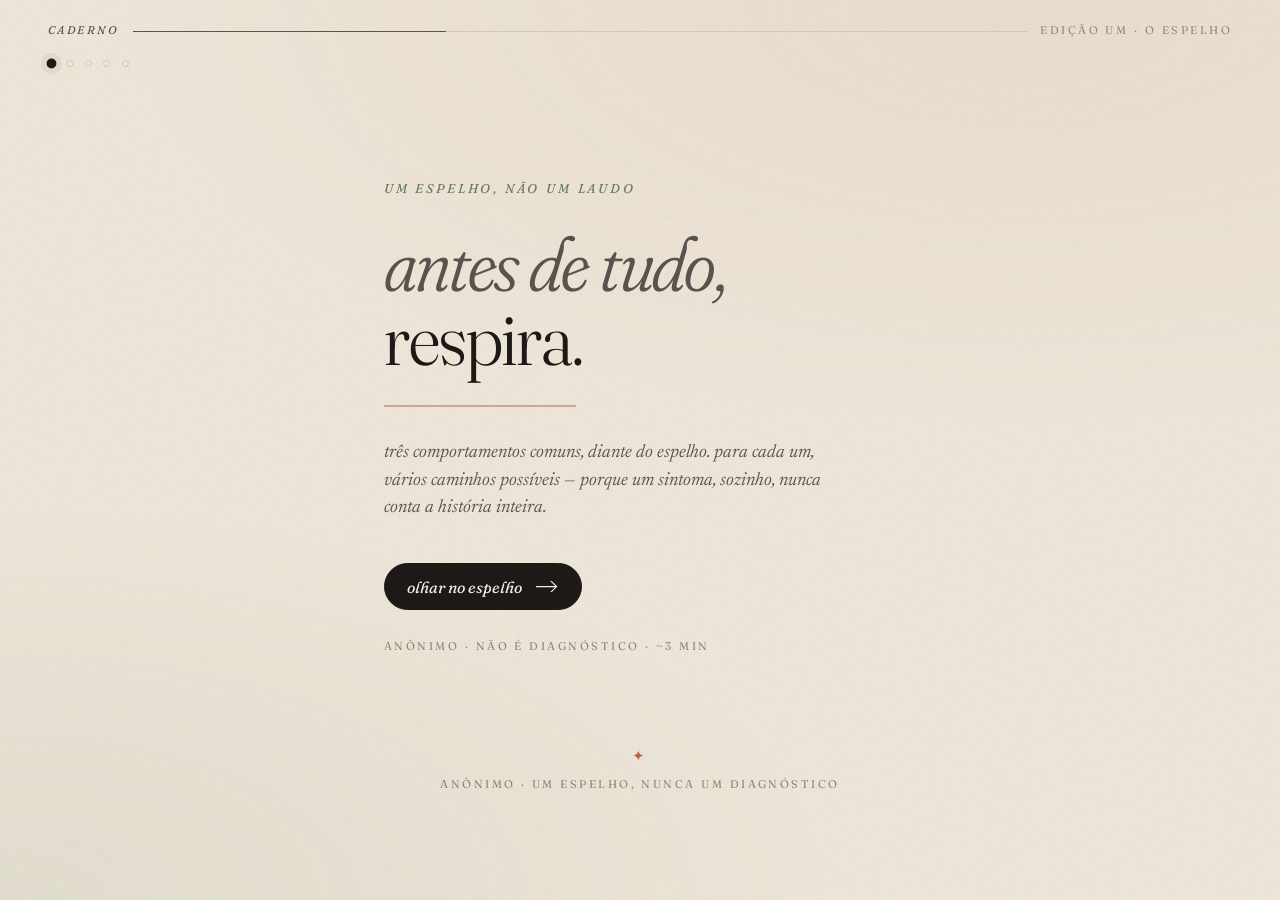
<file: public/index.html>
<!DOCTYPE html>
<html lang="pt-BR">
<head>
  <meta charset="UTF-8" />
  <meta name="viewport" content="width=device-width, initial-scale=1.0, viewport-fit=cover" />
  <meta name="theme-color" content="#f4ede0" />
  <meta name="description" content="O Espelho — três comportamentos comuns e os muitos caminhos por trás de cada um. Um exercício de curiosidade sobre si, não um diagnóstico." />
  <meta name="referrer" content="no-referrer" />

  <meta property="og:type"        content="website" />
  <meta property="og:title"       content="caderno · o espelho" />
  <meta property="og:description" content="Três perguntas diante do espelho. Um sintoma isolado é só uma peça de um quebra-cabeça de mil peças." />
  <meta property="og:locale"      content="pt_BR" />
  <meta property="og:site_name"   content="caderno" />
  <meta name="twitter:card"        content="summary" />
  <meta name="twitter:title"       content="caderno · o espelho" />
  <meta name="twitter:description" content="Três perguntas diante do espelho — um exercício de curiosidade, não um laudo." />

  <title>caderno · o espelho</title>

  <link rel="icon" type="image/svg+xml" href="favicon.svg" />
  <link rel="mask-icon" href="favicon.svg" color="#b8654a" />

  <link rel="preconnect" href="https://fonts.googleapis.com" />
  <link rel="preconnect" href="https://fonts.gstatic.com" crossorigin />
  <link href="https://fonts.googleapis.com/css2?family=Fraunces:ital,opsz,wght,SOFT,WONK@0,9..144,300..900,30..100,0..1;1,9..144,300..900,30..100,0..1&family=Newsreader:ital,opsz,wght@0,6..72,300..600;1,6..72,300..600&display=swap" rel="stylesheet" />

  <link rel="stylesheet" href="css/style.css" />
</head>
<body>
  <div class="paper-grain" aria-hidden="true"></div>

  <header class="masthead" aria-hidden="true">
    <span class="masthead__title">caderno</span>
    <span class="masthead__rule"></span>
    <span class="masthead__edition">edição um · o espelho</span>
  </header>

  <nav class="chapters" aria-label="progresso">
    <ol>
      <li class="chapter chapter--active" data-chapter="0"></li>
      <li class="chapter" data-chapter="1"></li>
      <li class="chapter" data-chapter="2"></li>
      <li class="chapter" data-chapter="3"></li>
      <li class="chapter" data-chapter="4"></li>
    </ol>
  </nav>

  <main class="folio">

    <!-- 0 — acolhida -->
    <section class="leaf leaf--active leaf--welcome" data-step="0" aria-labelledby="welcome-h">
      <p class="welcome__overline">um espelho, não um laudo</p>
      <h1 id="welcome-h" class="welcome__hed">
        <em>antes de tudo,</em><br />respira.
      </h1>
      <svg class="welcome__breath" viewBox="0 0 200 4" aria-hidden="true">
        <line x1="0" y1="2" x2="200" y2="2" />
      </svg>
      <p class="welcome__lede">
        três comportamentos comuns, diante do espelho. para cada um, vários caminhos possíveis — porque um sintoma, sozinho, nunca conta a história&nbsp;inteira.
      </p>
      <button class="quill" type="button" data-action="next">
        <span>olhar no espelho</span>
        <svg viewBox="0 0 24 12" aria-hidden="true"><path d="M0 6 H22 M16 0 L22 6 L16 12" /></svg>
      </button>
      <p class="welcome__fineprint">anônimo &middot; não é diagnóstico &middot; ~3 min</p>
      <p class="welcome__return" hidden>
        <span aria-hidden="true">&#x2726;</span>
        <a href="coletivo.html" data-track="coletivo_return">ver o coletivo &mdash; acesso público</a>
      </p>
    </section>

    <!-- 1 — sintoma: prefiro ficar sozinho -->
    <section class="leaf" data-step="1" hidden aria-labelledby="s1-h">
      <header class="leaf__head">
        <span class="leaf__numeral">o sintoma 01</span>
        <h2 id="s1-h" class="leaf__hed">&ldquo;Prefiro ficar <em>sozinho</em>(a)&rdquo;</h2>
      </header>

      <p class="mirror-q">
        <span class="mirror-q__tag">no espelho</span>
        Você se sente melhor quando está sozinho?
      </p>

      <p class="facets__cue">o mesmo comportamento, caminhos diferentes. toque para abrir.</p>
      <ul class="facets" aria-label="leituras possíveis do sintoma">
        <li class="facet">
          <button type="button" class="facet__head" aria-expanded="false" aria-controls="s1f1">
            <span class="facet__name">No Esquizóide</span>
            <span class="facet__sign" aria-hidden="true"></span>
          </button>
          <div class="facet__panel" id="s1f1" role="region" aria-label="No Esquizóide">
            <p>A solidão é <strong>prazerosa e preferida</strong>. Não há desejo de conexão.</p>
          </div>
        </li>
        <li class="facet">
          <button type="button" class="facet__head" aria-expanded="false" aria-controls="s1f2">
            <span class="facet__name">No Esquizotípico</span>
            <span class="facet__sign" aria-hidden="true"></span>
          </button>
          <div class="facet__panel" id="s1f2" role="region" aria-label="No Esquizotípico">
            <p>O isolamento ocorre por <strong>desconforto social</strong> e pensamentos de que os outros são &ldquo;estranhos&rdquo; ou perigosos.</p>
          </div>
        </li>
        <li class="facet">
          <button type="button" class="facet__head" aria-expanded="false" aria-controls="s1f3">
            <span class="facet__name">No Evitativo <i>(ansioso)</i></span>
            <span class="facet__sign" aria-hidden="true"></span>
          </button>
          <div class="facet__panel" id="s1f3" role="region" aria-label="No Evitativo (ansioso)">
            <p>A pessoa <strong>quer desesperadamente</strong> estar com os outros, mas tem um medo paralisante de ser rejeitada ou julgada.</p>
          </div>
        </li>
        <li class="facet">
          <button type="button" class="facet__head" aria-expanded="false" aria-controls="s1f4">
            <span class="facet__name">No Depressivo</span>
            <span class="facet__sign" aria-hidden="true"></span>
          </button>
          <div class="facet__panel" id="s1f4" role="region" aria-label="No Depressivo">
            <p>O isolamento é uma <strong>perda de interesse</strong> (anedonia) em coisas que antes eram boas — não necessariamente um traço de personalidade.</p>
          </div>
        </li>
      </ul>

      <nav class="leaf__nav">
        <button class="quill quill--ghost" type="button" data-action="prev">
          <svg viewBox="0 0 24 12" aria-hidden="true"><path d="M24 6 H2 M8 0 L2 6 L8 12" /></svg>
          <span>voltar</span>
        </button>
        <button class="quill" type="button" data-action="next">
          <span>próximo espelho</span>
          <svg viewBox="0 0 24 12" aria-hidden="true"><path d="M0 6 H22 M16 0 L22 6 L16 12" /></svg>
        </button>
      </nav>
    </section>

    <!-- 2 — sintoma: não sinto as emoções como os outros -->
    <section class="leaf" data-step="2" hidden aria-labelledby="s2-h">
      <header class="leaf__head">
        <span class="leaf__numeral">o sintoma 02</span>
        <h2 id="s2-h" class="leaf__hed">&ldquo;Não sinto as <em>emoções</em> como os outros&rdquo;</h2>
      </header>

      <p class="mirror-q">
        <span class="mirror-q__tag">no espelho</span>
        Às vezes você sente que o mundo é &lsquo;colorido demais&rsquo; e você está em preto e branco?
      </p>

      <p class="facets__cue">o mesmo comportamento, caminhos diferentes. toque para abrir.</p>
      <ul class="facets" aria-label="leituras possíveis do sintoma">
        <li class="facet">
          <button type="button" class="facet__head" aria-expanded="false" aria-controls="s2f1">
            <span class="facet__name">No Esquizóide</span>
            <span class="facet__sign" aria-hidden="true"></span>
          </button>
          <div class="facet__panel" id="s2f1" role="region" aria-label="No Esquizóide">
            <p>É o <strong>afeto embotado</strong>. A pessoa realmente flutua em uma neutralidade constante.</p>
          </div>
        </li>
        <li class="facet">
          <button type="button" class="facet__head" aria-expanded="false" aria-controls="s2f2">
            <span class="facet__name">No Antissocial <i>(psicopatia)</i></span>
            <span class="facet__sign" aria-hidden="true"></span>
          </button>
          <div class="facet__panel" id="s2f2" role="region" aria-label="No Antissocial (psicopatia)">
            <p>A ausência de emoção é voltada para a <strong>falta de remorso ou empatia</strong> — mas a pessoa pode simular emoções para conseguir o que quer.</p>
          </div>
        </li>
        <li class="facet">
          <button type="button" class="facet__head" aria-expanded="false" aria-controls="s2f3">
            <span class="facet__name">No Borderline</span>
            <span class="facet__sign" aria-hidden="true"></span>
          </button>
          <div class="facet__panel" id="s2f3" role="region" aria-label="No Borderline">
            <p>É o oposto, mas pode surgir o <strong>&ldquo;vazio existencial&rdquo;</strong>, que a pessoa confunde com falta de sentimento — quando, na verdade, é uma proteção contra a intensidade emocional.</p>
          </div>
        </li>
      </ul>

      <nav class="leaf__nav">
        <button class="quill quill--ghost" type="button" data-action="prev">
          <svg viewBox="0 0 24 12" aria-hidden="true"><path d="M24 6 H2 M8 0 L2 6 L8 12" /></svg>
          <span>voltar</span>
        </button>
        <button class="quill" type="button" data-action="next">
          <span>próximo espelho</span>
          <svg viewBox="0 0 24 12" aria-hidden="true"><path d="M0 6 H22 M16 0 L22 6 L16 12" /></svg>
        </button>
      </nav>
    </section>

    <!-- 3 — sintoma: dificuldade em confiar ou se abrir -->
    <section class="leaf" data-step="3" hidden aria-labelledby="s3-h">
      <header class="leaf__head">
        <span class="leaf__numeral">o sintoma 03</span>
        <h2 id="s3-h" class="leaf__hed">&ldquo;Dificuldade em <em>confiar</em> ou se abrir&rdquo;</h2>
      </header>

      <p class="mirror-q">
        <span class="mirror-q__tag">no espelho</span>
        É difícil deixar alguém entrar no seu mundo?
      </p>

      <p class="facets__cue">o mesmo comportamento, caminhos diferentes. toque para abrir.</p>
      <ul class="facets" aria-label="leituras possíveis do sintoma">
        <li class="facet">
          <button type="button" class="facet__head" aria-expanded="false" aria-controls="s3f1">
            <span class="facet__name">No Esquizóide</span>
            <span class="facet__sign" aria-hidden="true"></span>
          </button>
          <div class="facet__panel" id="s3f1" role="region" aria-label="No Esquizóide">
            <p>Não deixa entrar porque a pessoa não vê <strong>motivo</strong> para isso.</p>
          </div>
        </li>
        <li class="facet">
          <button type="button" class="facet__head" aria-expanded="false" aria-controls="s3f2">
            <span class="facet__name">No Paranóide</span>
            <span class="facet__sign" aria-hidden="true"></span>
          </button>
          <div class="facet__panel" id="s3f2" role="region" aria-label="No Paranóide">
            <p>Não deixa entrar porque a pessoa tem certeza de que será <strong>traída ou explorada</strong>.</p>
          </div>
        </li>
        <li class="facet">
          <button type="button" class="facet__head" aria-expanded="false" aria-controls="s3f3">
            <span class="facet__name">No Narcisista</span>
            <span class="facet__sign" aria-hidden="true"></span>
          </button>
          <div class="facet__panel" id="s3f3" role="region" aria-label="No Narcisista">
            <p>Não deixa entrar porque a pessoa acha que ninguém é <strong>especial o suficiente</strong> para estar ao nível dela.</p>
          </div>
        </li>
      </ul>

      <nav class="leaf__nav">
        <button class="quill quill--ghost" type="button" data-action="prev">
          <svg viewBox="0 0 24 12" aria-hidden="true"><path d="M24 6 H2 M8 0 L2 6 L8 12" /></svg>
          <span>voltar</span>
        </button>
        <button class="quill" type="button" data-action="next">
          <span>e agora?</span>
          <svg viewBox="0 0 24 12" aria-hidden="true"><path d="M0 6 H22 M16 0 L22 6 L16 12" /></svg>
        </button>
      </nav>
    </section>

    <!-- 4 — o perigo do recorte (mensagem final) -->
    <section class="leaf leaf--final" data-step="4" hidden aria-labelledby="recorte-h">
      <header class="leaf__head">
        <span class="leaf__ornament" aria-hidden="true">&#x26A0;</span>
        <h2 id="recorte-h" class="leaf__hed">o perigo do <em>recorte</em></h2>
      </header>

      <blockquote class="recorte-quote">
        Um sintoma isolado é apenas uma peça de um quebra-cabeça de <strong>mil peças</strong>. Ver-se no espelho e identificar um comportamento não é um diagnóstico; é o início de uma <em>curiosidade sobre si&nbsp;mesmo.</em>
      </blockquote>

      <p class="recorte-note">
        Reparou? O <strong>Esquizóide</strong> apareceu nos três espelhos — mas nunca pelo mesmo motivo. É justamente aí que o recorte engana.
      </p>

      <h3 class="recorte-sub">por que não se autodiagnosticar?</h3>
      <ul class="reasons">
        <li>
          <span class="reasons__key">a intensidade importa</span>
          No transtorno, o sintoma causa prejuízo real na vida — trabalho, estudos, saúde. Ter &ldquo;um jeito mais fechado&rdquo; não é doença.
        </li>
        <li>
          <span class="reasons__key">a persistência importa</span>
          Transtornos de personalidade são padrões estáveis, que começam na adolescência ou no início da vida adulta. Não é algo que você <em>está</em> hoje; é algo que você <em>é</em>, de forma crônica.
        </li>
        <li>
          <span class="reasons__key">a visão externa importa</span>
          Muitas vezes quem tem o transtorno não sofre com o sintoma — quem está ao redor, sim. O profissional consegue olhar &ldquo;de fora&rdquo;.
        </li>
      </ul>

      <article class="card-route" aria-live="polite">
        <p class="card-route__kicker">o passo seguro</p>
        <h3 class="card-route__title">não se autodiagnostique</h3>
        <p class="card-route__body">Estes e outros sintomas fazem parte tanto de transtornos quanto de momentos específicos da nossa vida. Se algo aqui ecoou em você, leve essa curiosidade a um profissional de saúde mental — é com ele que o quebra-cabeça começa a fazer sentido.</p>
        <p class="card-route__meta">em crise? CVV <b>188</b> &middot; SAMU <b>192</b> &middot; 24h, gratuito</p>
        <div class="card-route__actions">
          <a href="https://www.cvv.org.br" class="quill" target="_blank" rel="noopener noreferrer" data-track="cvv_cta">
            <span>conversar com o CVV</span>
            <svg viewBox="0 0 24 12" aria-hidden="true"><path d="M0 6 H22 M16 0 L22 6 L16 12" /></svg>
          </a>
          <button class="quill quill--ghost" type="button" data-action="restart">
            <span>recomeçar</span>
          </button>
        </div>
        <p class="card-route__share">
          <span class="card-route__share-mark" aria-hidden="true">&#x2726;</span>
          <span>os dados desta pesquisa são públicos.</span>
          <a href="coletivo.html" data-track="coletivo_link">ver o coletivo &rarr;</a>
        </p>
      </article>

      <p class="closing">um espelho não é um <em>laudo.</em></p>
    </section>

  </main>

  <footer class="dust">
    <span class="dust__mark" aria-hidden="true">&#x2726;</span>
    <p>anônimo · um espelho, nunca um diagnóstico</p>
  </footer>

  <script src="js/main.js" defer></script>
</body>
</html>
</file>
<file: public/css/style.css>
/* =========================================================================
   caderno · pesquisa de campo
   ========================================================================= */

:root {
  --paper:       #f4ede0;
  --paper-deep:  #ebe1cf;
  --paper-edge:  #d4c8b0;
  --ink:         #1c1917;
  --ink-soft:    #57534e;
  --ink-faint:   #8c8478;
  --moss:        #6b7c5d;
  --moss-deep:   #4f5e44;
  --terra:       #b8654a;
  --gold:        #c8a050;

  --type-display: 'Fraunces', 'Iowan Old Style', 'Charter', Georgia, serif;
  --type-body:    'Newsreader', 'Iowan Old Style', 'Charter', Georgia, serif;

  --leaf-max:  38rem;
  --gutter:    clamp(1.5rem, 5vw, 3rem);
  --ease-leaf: cubic-bezier(0.22, 1, 0.36, 1);
  --ease-soft: cubic-bezier(0.4, 0, 0.2, 1);
}

*,
*::before,
*::after { box-sizing: border-box; }

html, body { margin: 0; padding: 0; }

html { -webkit-text-size-adjust: 100%; }

body {
  font-family: var(--type-body);
  font-size: 1.0625rem;
  line-height: 1.55;
  color: var(--ink);
  background: var(--paper);
  min-height: 100vh;
  min-height: 100dvh;
  position: relative;
  overflow-x: hidden;
  font-feature-settings: 'kern', 'liga', 'onum';
  font-variation-settings: 'opsz' 18, 'wght' 400;
  -webkit-font-smoothing: antialiased;
  text-rendering: optimizeLegibility;
}

::selection {
  background: var(--ink);
  color: var(--paper);
}

/* paper grain ------------------------------------------------------------- */
.paper-grain {
  position: fixed;
  inset: 0;
  pointer-events: none;
  z-index: 0;
  opacity: 0.16;
  mix-blend-mode: multiply;
  background-image: url("data:image/svg+xml;utf8,<svg xmlns='http://www.w3.org/2000/svg' viewBox='0 0 240 240'><filter id='n'><feTurbulence type='fractalNoise' baseFrequency='0.9' numOctaves='2' seed='3'/><feColorMatrix values='0 0 0 0 0.11  0 0 0 0 0.10  0 0 0 0 0.09  0 0 0 0.7 0'/></filter><rect width='240' height='240' filter='url(%23n)'/></svg>");
  background-size: 240px 240px;
}

body::before {
  content: '';
  position: fixed;
  inset: 0;
  pointer-events: none;
  z-index: 0;
  background:
    radial-gradient(120% 80% at 80% 0%, rgba(184, 101, 74, 0.07), transparent 60%),
    radial-gradient(120% 80% at 0% 100%, rgba(107, 124, 93, 0.08), transparent 55%);
}

/* masthead ---------------------------------------------------------------- */
.masthead {
  position: relative;
  z-index: 2;
  display: flex;
  align-items: center;
  gap: 0.85rem;
  padding: max(1.4rem, env(safe-area-inset-top)) max(var(--gutter), env(safe-area-inset-right)) 0 max(var(--gutter), env(safe-area-inset-left));
  font-family: var(--type-display);
  font-size: 0.7rem;
  letter-spacing: 0.22em;
  text-transform: uppercase;
  color: var(--ink-faint);
  font-feature-settings: 'lnum';
}
.masthead__title {
  font-style: italic;
  font-variation-settings: 'opsz' 14, 'wght' 420, 'SOFT' 60;
  color: var(--ink-soft);
}
.masthead__rule {
  flex: 1;
  height: 1px;
  background: var(--paper-edge);
  position: relative;
}
.masthead__rule::after {
  content: '';
  position: absolute;
  inset: 0;
  background: var(--ink-soft);
  transform-origin: left;
  transform: scaleX(0);
  animation: rule-draw 1.4s 0.2s var(--ease-leaf) forwards;
}
@keyframes rule-draw { to { transform: scaleX(0.35); } }
.masthead__edition {
  font-variation-settings: 'opsz' 14, 'wght' 360;
}

/* chapter dots ------------------------------------------------------------ */
.chapters {
  position: relative;
  z-index: 2;
  padding: 1.25rem max(var(--gutter), env(safe-area-inset-right)) 0 max(var(--gutter), env(safe-area-inset-left));
}
.chapters ol {
  list-style: none;
  display: flex;
  gap: 0.7rem;
  margin: 0;
  padding: 0;
}
.chapter {
  width: 0.45rem;
  height: 0.45rem;
  border-radius: 50%;
  background: transparent;
  border: 1px solid var(--paper-edge);
  transition: all 0.5s var(--ease-leaf);
}
.chapter--past   { background: var(--moss); border-color: var(--moss); }
.chapter--active {
  background: var(--ink);
  border-color: var(--ink);
  transform: scale(1.4);
  box-shadow: 0 0 0 4px rgba(28, 25, 23, 0.05);
}

/* folio ------------------------------------------------------------------- */
.folio {
  position: relative;
  z-index: 1;
  padding: 2rem max(var(--gutter), env(safe-area-inset-right)) 4rem max(var(--gutter), env(safe-area-inset-left));
  max-width: var(--leaf-max);
  margin: 0 auto;
  min-height: 70dvh;
}

/* leaves (steps) ---------------------------------------------------------- */
.leaf {
  display: none;
  animation: leaf-in 0.7s var(--ease-leaf) both;
}
.leaf--active { display: block; }
.leaf[hidden] { display: none; }

@keyframes leaf-in {
  from { opacity: 0; transform: translateY(14px); filter: blur(2px); }
  to   { opacity: 1; transform: none;             filter: none; }
}

/* welcome ----------------------------------------------------------------- */
.leaf--welcome { padding-top: clamp(2rem, 9vh, 5rem); }

.welcome__overline {
  font-family: var(--type-display);
  font-style: italic;
  font-size: 0.8rem;
  letter-spacing: 0.22em;
  text-transform: uppercase;
  color: var(--moss);
  margin: 0 0 1.75rem;
  font-variation-settings: 'opsz' 14, 'wght' 420, 'SOFT' 50;
  animation: fade-up 0.9s 0.1s var(--ease-leaf) both;
}

.welcome__hed {
  font-family: var(--type-display);
  font-size: clamp(2.75rem, 10vw, 4.75rem);
  line-height: 0.98;
  letter-spacing: -0.015em;
  margin: 0;
  font-variation-settings: 'opsz' 144, 'wght' 320, 'SOFT' 30;
  animation: fade-up 0.9s 0.25s var(--ease-leaf) both;
}
.welcome__hed em {
  font-style: italic;
  font-variation-settings: 'opsz' 144, 'wght' 320, 'SOFT' 80, 'WONK' 1;
  color: var(--ink-soft);
}

.welcome__breath {
  display: block;
  width: 100%;
  max-width: 12rem;
  height: 4px;
  margin: 1.75rem 0 2rem;
  overflow: visible;
}
.welcome__breath line {
  stroke: var(--terra);
  stroke-width: 1;
  stroke-dasharray: 200;
  stroke-dashoffset: 200;
  transform-origin: left center;
  animation:
    breath-draw 1.6s 0.6s var(--ease-leaf) forwards,
    breath-pulse 5s 2.4s ease-in-out infinite alternate;
}
@keyframes breath-draw  { to { stroke-dashoffset: 0; } }
@keyframes breath-pulse {
  0%   { transform: scaleX(0.92); opacity: 0.7; }
  100% { transform: scaleX(1);    opacity: 1;   }
}

.welcome__lede {
  font-family: var(--type-body);
  font-style: italic;
  font-size: 1.125rem;
  font-variation-settings: 'opsz' 32, 'wght' 380;
  color: var(--ink-soft);
  max-width: 28rem;
  margin: 0 0 2.5rem;
  animation: fade-up 0.9s 0.45s var(--ease-leaf) both;
}

.welcome__fineprint {
  font-family: var(--type-display);
  font-size: 0.7rem;
  letter-spacing: 0.22em;
  text-transform: uppercase;
  color: var(--ink-faint);
  margin: 1.75rem 0 0;
  font-variation-settings: 'opsz' 14, 'wght' 380;
  animation: fade-up 0.9s 0.75s var(--ease-leaf) both;
}

.leaf--welcome .quill {
  animation: fade-up 0.9s 0.6s var(--ease-leaf) both;
}

@keyframes fade-up {
  from { opacity: 0; transform: translateY(10px); }
  to   { opacity: 1; transform: none; }
}

/* quill (button) ---------------------------------------------------------- */
.quill {
  display: inline-flex;
  align-items: center;
  gap: 0.85rem;
  padding: 0.78rem 1.4rem;
  font-family: var(--type-display);
  font-size: 1rem;
  font-style: italic;
  font-variation-settings: 'opsz' 24, 'wght' 400, 'SOFT' 60;
  color: var(--paper);
  background: var(--ink);
  border: 1px solid var(--ink);
  border-radius: 999px;
  text-decoration: none;
  cursor: pointer;
  transition: transform 0.4s var(--ease-leaf), background 0.4s var(--ease-leaf), border-color 0.4s var(--ease-leaf), color 0.3s ease;
  position: relative;
  user-select: none;
  -webkit-tap-highlight-color: transparent;
}
.quill:hover {
  transform: translateY(-1px);
  background: var(--moss-deep);
  border-color: var(--moss-deep);
}
.quill:active { transform: translateY(0); }
.quill svg {
  width: 1.4rem;
  height: 0.7rem;
  stroke: currentColor;
  stroke-width: 1.2;
  stroke-linecap: square;
  stroke-linejoin: miter;
  fill: none;
  transition: transform 0.45s var(--ease-leaf);
}
.quill:hover svg { transform: translateX(5px); }

.quill--ghost {
  background: transparent;
  color: var(--ink-soft);
  border-color: transparent;
  padding: 0.78rem 0.6rem;
}
.quill--ghost:hover {
  background: transparent;
  border-color: transparent;
  color: var(--ink);
  transform: none;
}
.quill--ghost:hover svg { transform: translateX(-5px); }
.quill--ghost svg { transition: transform 0.45s var(--ease-leaf); }

.quill[disabled],
.quill[aria-disabled='true'] {
  opacity: 0.32;
  cursor: not-allowed;
  pointer-events: none;
}

/* leaf head --------------------------------------------------------------- */
.leaf__head { margin-bottom: 2.25rem; }

.leaf__numeral {
  display: inline-flex;
  align-items: center;
  font-family: var(--type-display);
  font-size: 0.78rem;
  letter-spacing: 0.28em;
  color: var(--terra);
  font-variation-settings: 'opsz' 14, 'wght' 460;
  font-feature-settings: 'lnum';
  margin-bottom: 1.25rem;
  text-transform: uppercase;
}
.leaf__numeral::before {
  content: '';
  display: inline-block;
  width: 1.6rem;
  height: 1px;
  background: currentColor;
  margin-right: 0.7rem;
  transform-origin: left;
  animation: rule-grow 0.7s 0.15s var(--ease-leaf) both;
}
@keyframes rule-grow {
  from { transform: scaleX(0); }
  to   { transform: scaleX(1); }
}

.leaf__hed {
  font-family: var(--type-display);
  font-size: clamp(1.75rem, 5.8vw, 2.65rem);
  line-height: 1.08;
  margin: 0 0 1rem;
  font-variation-settings: 'opsz' 96, 'wght' 360, 'SOFT' 40;
  letter-spacing: -0.008em;
  color: var(--ink);
}
.leaf__hed em {
  font-style: italic;
  font-variation-settings: 'opsz' 96, 'wght' 360, 'SOFT' 80, 'WONK' 1;
  color: var(--moss-deep);
}

.leaf__lede {
  font-family: var(--type-body);
  font-style: italic;
  font-size: 1.05rem;
  color: var(--ink-soft);
  max-width: 30rem;
  margin: 0;
  font-variation-settings: 'opsz' 24, 'wght' 380;
}

.leaf__ornament {
  display: block;
  font-family: var(--type-display);
  font-size: 1.6rem;
  color: var(--terra);
  margin-bottom: 1rem;
  font-variant-emoji: text;
  animation: ornament-spin 1.2s var(--ease-leaf) both;
}
@keyframes ornament-spin {
  from { opacity: 0; transform: rotate(-180deg) scale(0.4); }
  to   { opacity: 1; transform: rotate(0)        scale(1);   }
}

/* ink list (radio) -------------------------------------------------------- */
.ink-list {
  border: none;
  padding: 0;
  margin: 0 0 2.5rem;
  display: flex;
  flex-direction: column;
}

.ink {
  position: relative;
  padding: 1.15rem 0.5rem 1.15rem 0;
  border-bottom: 1px solid var(--paper-edge);
  cursor: pointer;
  display: flex;
  align-items: baseline;
  justify-content: space-between;
  gap: 1rem;
  transition: padding 0.35s var(--ease-leaf), background 0.35s var(--ease-leaf);
  -webkit-tap-highlight-color: transparent;
}
.ink:first-child { border-top: 1px solid var(--paper-edge); }
.ink input {
  position: absolute;
  opacity: 0;
  pointer-events: none;
}

.ink__title {
  font-family: var(--type-display);
  font-size: clamp(1.25rem, 4.4vw, 1.55rem);
  line-height: 1.15;
  font-variation-settings: 'opsz' 36, 'wght' 380, 'SOFT' 40;
  color: var(--ink);
  flex: 1;
  transition: transform 0.35s var(--ease-leaf), color 0.3s ease, font-variation-settings 0.4s ease;
}
.ink__gloss {
  font-family: var(--type-body);
  font-style: italic;
  font-size: 0.92rem;
  color: var(--ink-faint);
  font-variation-settings: 'opsz' 18, 'wght' 360;
  text-align: right;
  white-space: nowrap;
  transition: color 0.3s ease;
}

.ink:hover .ink__title {
  color: var(--moss-deep);
  transform: translateX(6px);
}

.ink:has(input:checked) {
  padding-left: 1.6rem;
}
.ink:has(input:checked)::before {
  content: '';
  position: absolute;
  left: 0;
  top: 50%;
  transform: translateY(-50%);
  width: 0.55rem;
  height: 0.55rem;
  background: var(--terra);
  border-radius: 50%;
  box-shadow: 0 0 0 3px rgba(184, 101, 74, 0.12);
  animation: dot-pop 0.4s var(--ease-leaf) both;
}
@keyframes dot-pop {
  from { transform: translateY(-50%) scale(0); }
  to   { transform: translateY(-50%) scale(1); }
}
.ink:has(input:checked) .ink__title {
  font-style: italic;
  font-variation-settings: 'opsz' 36, 'wght' 420, 'SOFT' 80, 'WONK' 1;
  color: var(--moss-deep);
  transform: none;
}
.ink:has(input:checked) .ink__gloss {
  color: var(--terra);
}

.ink input:focus-visible ~ .ink__title,
.ink:focus-within .ink__title {
  outline: 2px dashed var(--terra);
  outline-offset: 6px;
  border-radius: 2px;
}

/* seeds (multi-select) ---------------------------------------------------- */
.seeds {
  border: none;
  padding: 0;
  margin: 0 0 2.5rem;
  display: flex;
  flex-wrap: wrap;
  gap: 0.55rem;
}
.seed {
  position: relative;
  cursor: pointer;
  -webkit-tap-highlight-color: transparent;
}
.seed input {
  position: absolute;
  opacity: 0;
  pointer-events: none;
}
.seed span {
  display: inline-block;
  padding: 0.6rem 1.05rem;
  border: 1px solid var(--paper-edge);
  border-radius: 999px;
  font-family: var(--type-body);
  font-size: 0.95rem;
  color: var(--ink-soft);
  background: rgba(255, 255, 255, 0.25);
  transition: all 0.3s var(--ease-leaf);
  font-variation-settings: 'opsz' 22, 'wght' 380;
  white-space: nowrap;
}
.seed:hover span {
  border-color: var(--ink-soft);
  color: var(--ink);
  transform: translateY(-1px);
}
.seed input:checked + span {
  background: var(--ink);
  color: var(--paper);
  border-color: var(--ink);
  font-style: italic;
  font-variation-settings: 'opsz' 22, 'wght' 380, 'SOFT' 50, 'WONK' 1;
}
.seed input:focus-visible + span {
  outline: 2px dashed var(--terra);
  outline-offset: 3px;
}

/* margin note (text) ------------------------------------------------------ */
.margin-note {
  margin: 1.5rem 0 2.75rem;
  position: relative;
}
.margin-note__input {
  width: 100%;
  border: none;
  background: transparent;
  font-family: var(--type-display);
  font-style: italic;
  font-size: clamp(1.5rem, 6.2vw, 2.25rem);
  font-variation-settings: 'opsz' 60, 'wght' 360, 'SOFT' 60;
  color: var(--ink);
  padding: 0.6rem 0;
  outline: none;
  letter-spacing: -0.005em;
  -webkit-appearance: none;
}
.margin-note__input::placeholder {
  color: var(--ink-faint);
  font-style: italic;
  opacity: 0.7;
}
.margin-note__input:focus + .margin-note__rule {
  background: var(--terra);
}
.margin-note__rule {
  display: block;
  height: 1px;
  background: var(--ink-soft);
  width: 100%;
  margin-top: 0.4rem;
  transition: background 0.4s var(--ease-leaf);
}
.margin-note__hint {
  font-family: var(--type-display);
  font-size: 0.7rem;
  letter-spacing: 0.22em;
  text-transform: uppercase;
  color: var(--ink-faint);
  margin-top: 0.7rem;
  display: block;
  font-variation-settings: 'opsz' 14, 'wght' 380;
}

/* leaf nav ---------------------------------------------------------------- */
.leaf__nav {
  display: flex;
  align-items: center;
  margin-top: 1rem;
  gap: 0.5rem;
}
.leaf__nav .quill--ghost { margin-right: auto; }
.leaf__nav .quill:not(.quill--ghost) { margin-left: auto; }

/* shake on invalid -------------------------------------------------------- */
.shake { animation: shake 0.4s var(--ease-soft) both; }
@keyframes shake {
  0%, 100% { transform: translateX(0); }
  20%      { transform: translateX(-5px); }
  50%      { transform: translateX(5px); }
  80%      { transform: translateX(-2px); }
}

/* mirror question (a caixinha) ------------------------------------------- */
.mirror-q {
  position: relative;
  border: 1px solid var(--ink-soft);
  border-radius: 3px;
  background: rgba(255, 255, 255, 0.22);
  padding: 1.5rem 1.5rem 1.4rem;
  margin: 0 0 2rem;
  font-family: var(--type-display);
  font-style: italic;
  font-size: clamp(1.3rem, 4.6vw, 1.7rem);
  line-height: 1.22;
  color: var(--ink);
  font-variation-settings: 'opsz' 48, 'wght' 380, 'SOFT' 50, 'WONK' 1;
  box-shadow: 0 10px 32px -26px rgba(28, 25, 23, 0.4);
  animation: leaf-in 0.7s 0.1s var(--ease-leaf) both;
}
.mirror-q__tag {
  display: block;
  font-family: var(--type-display);
  font-style: normal;
  font-size: 0.7rem;
  letter-spacing: 0.28em;
  text-transform: uppercase;
  color: var(--terra);
  margin-bottom: 0.85rem;
  font-variation-settings: 'opsz' 14, 'wght' 480, 'SOFT' 0;
}

.facets__cue {
  font-family: var(--type-display);
  font-size: 0.72rem;
  letter-spacing: 0.18em;
  text-transform: uppercase;
  color: var(--ink-faint);
  margin: 0 0 1rem;
  font-variation-settings: 'opsz' 14, 'wght' 400;
}

/* facets (clickable topics / accordion) ----------------------------------- */
.facets {
  list-style: none;
  margin: 0 0 2.5rem;
  padding: 0;
}
.facet {
  border-bottom: 1px solid var(--paper-edge);
}
.facet:first-child { border-top: 1px solid var(--paper-edge); }

.facet__head {
  width: 100%;
  display: flex;
  align-items: center;
  justify-content: space-between;
  gap: 1rem;
  padding: 1.1rem 0.25rem 1.1rem 0;
  background: none;
  border: none;
  cursor: pointer;
  text-align: left;
  font-family: var(--type-display);
  color: var(--ink);
  -webkit-tap-highlight-color: transparent;
  transition: padding 0.35s var(--ease-leaf);
}
.facet__name {
  font-size: clamp(1.2rem, 4.2vw, 1.5rem);
  line-height: 1.12;
  font-variation-settings: 'opsz' 36, 'wght' 380, 'SOFT' 40;
  transition: transform 0.35s var(--ease-leaf), color 0.3s ease;
}
.facet__name i {
  font-style: italic;
  color: var(--ink-faint);
  font-variation-settings: 'opsz' 24, 'wght' 360, 'SOFT' 60, 'WONK' 1;
}
.facet__head:hover .facet__name { color: var(--moss-deep); transform: translateX(5px); }
.facet__head:focus-visible {
  outline: 2px dashed var(--terra);
  outline-offset: 4px;
  border-radius: 2px;
}

/* the +/− sign */
.facet__sign {
  position: relative;
  flex: 0 0 auto;
  width: 1.1rem;
  height: 1.1rem;
}
.facet__sign::before,
.facet__sign::after {
  content: '';
  position: absolute;
  top: 50%; left: 50%;
  width: 0.95rem;
  height: 1.5px;
  background: var(--terra);
  transform: translate(-50%, -50%);
  transition: transform 0.4s var(--ease-leaf), opacity 0.3s ease;
}
.facet__sign::after { transform: translate(-50%, -50%) rotate(90deg); }
.facet--open .facet__sign::after { transform: translate(-50%, -50%) rotate(0deg); opacity: 0; }
.facet--open .facet__head .facet__name {
  font-style: italic;
  color: var(--moss-deep);
  font-variation-settings: 'opsz' 36, 'wght' 420, 'SOFT' 70, 'WONK' 1;
}

/* the reveal — animated via grid rows, content stays in the DOM */
.facet__panel {
  display: grid;
  grid-template-rows: 0fr;
  transition: grid-template-rows 0.45s var(--ease-leaf);
}
.facet--open .facet__panel { grid-template-rows: 1fr; }
.facet__panel > p {
  overflow: hidden;
  margin: 0;
  font-family: var(--type-body);
  font-size: 1.02rem;
  line-height: 1.5;
  color: var(--ink-soft);
  font-variation-settings: 'opsz' 24, 'wght' 380;
  padding: 0 1.6rem 0 0;
  opacity: 0;
  transform: translateY(-4px);
  transition: opacity 0.3s ease 0.1s, transform 0.4s var(--ease-leaf) 0.1s, padding-bottom 0.45s var(--ease-leaf);
}
.facet--open .facet__panel > p {
  opacity: 1;
  transform: none;
  padding-bottom: 1.2rem;
}
.facet__panel strong {
  font-weight: inherit;
  font-style: italic;
  color: var(--terra);
  font-variation-settings: 'opsz' 24, 'wght' 460, 'SOFT' 40;
}

/* recorte — final message ------------------------------------------------- */
.recorte-quote {
  position: relative;
  margin: 0 0 1.75rem;
  padding: 0 0 0 1.4rem;
  border-left: 3px solid var(--terra);
  font-family: var(--type-display);
  font-style: italic;
  font-size: clamp(1.4rem, 5vw, 1.95rem);
  line-height: 1.22;
  color: var(--ink);
  font-variation-settings: 'opsz' 60, 'wght' 350, 'SOFT' 50, 'WONK' 1;
  animation: leaf-in 0.8s 0.1s var(--ease-leaf) both;
}
.recorte-quote strong {
  font-weight: inherit;
  color: var(--terra);
  font-variation-settings: 'opsz' 60, 'wght' 400, 'SOFT' 70, 'WONK' 1;
}
.recorte-quote em {
  color: var(--moss-deep);
  font-variation-settings: 'opsz' 60, 'wght' 380, 'SOFT' 80, 'WONK' 1;
}

.recorte-note {
  font-family: var(--type-body);
  font-style: italic;
  font-size: 1.05rem;
  line-height: 1.55;
  color: var(--ink-soft);
  margin: 0 0 2.75rem;
  max-width: 32rem;
  font-variation-settings: 'opsz' 24, 'wght' 380;
}
.recorte-note strong {
  font-weight: inherit;
  font-style: normal;
  color: var(--terra);
}

.recorte-sub {
  font-family: var(--type-display);
  font-size: 0.78rem;
  letter-spacing: 0.22em;
  text-transform: uppercase;
  color: var(--ink-faint);
  margin: 0 0 1.5rem;
  font-variation-settings: 'opsz' 14, 'wght' 460;
}

.reasons {
  list-style: none;
  margin: 0 0 1rem;
  padding: 0;
}
.reasons li {
  padding: 0 0 1.4rem;
  margin: 0 0 1.4rem;
  border-bottom: 1px dashed var(--paper-edge);
  font-family: var(--type-body);
  font-size: 1.02rem;
  line-height: 1.55;
  color: var(--ink-soft);
  font-variation-settings: 'opsz' 24, 'wght' 380;
}
.reasons li:last-child { border-bottom: none; }
.reasons__key {
  display: block;
  font-family: var(--type-display);
  font-style: italic;
  font-size: 1.15rem;
  color: var(--moss-deep);
  margin-bottom: 0.4rem;
  font-variation-settings: 'opsz' 30, 'wght' 420, 'SOFT' 60, 'WONK' 1;
}
.reasons em {
  font-style: italic;
  color: var(--ink);
  font-variation-settings: 'opsz' 24, 'wght' 420, 'SOFT' 40;
}

/* final route card -------------------------------------------------------- */
.card-route {
  position: relative;
  background: var(--paper-deep);
  border: 1px solid var(--paper-edge);
  border-radius: 2px;
  padding: 2rem 1.75rem 1.75rem;
  margin: 2rem 0 0;
  box-shadow:
    0 1px 0 rgba(28, 25, 23, 0.04),
    0 12px 40px -24px rgba(28, 25, 23, 0.18);
  animation: leaf-in 0.8s 0.15s var(--ease-leaf) both;
}
.card-route::before {
  content: '';
  position: absolute;
  top: -1px; left: 1.5rem; right: 1.5rem;
  height: 3px;
  background: var(--terra);
}
.card-route::after {
  content: '✦';
  position: absolute;
  top: -0.7rem; right: 1.25rem;
  font-family: var(--type-display);
  font-size: 0.9rem;
  color: var(--terra);
  background: var(--paper);
  padding: 0 0.4rem;
  font-variant-emoji: text;
}

.card-route__kicker {
  font-family: var(--type-display);
  font-size: 0.7rem;
  letter-spacing: 0.28em;
  text-transform: uppercase;
  color: var(--terra);
  margin: 0 0 0.85rem;
  font-variation-settings: 'opsz' 14, 'wght' 480;
}
.card-route__title {
  font-family: var(--type-display);
  font-size: clamp(1.5rem, 5.4vw, 2.1rem);
  line-height: 1.1;
  margin: 0 0 0.75rem;
  font-variation-settings: 'opsz' 60, 'wght' 380, 'SOFT' 40;
  color: var(--ink);
}
.card-route__body {
  font-family: var(--type-body);
  font-size: 1.02rem;
  color: var(--ink-soft);
  margin: 0 0 0.75rem;
  max-width: 32rem;
  font-variation-settings: 'opsz' 24, 'wght' 380;
}
.card-route__meta {
  font-family: var(--type-display);
  font-style: italic;
  font-size: 0.85rem;
  color: var(--ink-faint);
  margin: 0 0 1.75rem;
  font-variation-settings: 'opsz' 18, 'wght' 380, 'SOFT' 60;
}
.card-route__actions {
  display: flex;
  gap: 0.4rem;
  align-items: center;
  flex-wrap: wrap;
}

.closing {
  font-family: var(--type-display);
  font-size: clamp(1.25rem, 4.5vw, 1.6rem);
  font-style: italic;
  text-align: center;
  color: var(--ink-soft);
  margin: 4rem 0 0;
  font-variation-settings: 'opsz' 36, 'wght' 360, 'SOFT' 70, 'WONK' 1;
  animation: fade-up 0.9s 0.6s var(--ease-leaf) both;
}
.closing em {
  color: var(--terra);
  font-variation-settings: 'opsz' 36, 'wght' 380, 'SOFT' 80, 'WONK' 1;
}

/* dust (footer) ----------------------------------------------------------- */
.dust {
  position: relative;
  z-index: 2;
  padding: 1.5rem max(var(--gutter), env(safe-area-inset-right)) max(2.75rem, env(safe-area-inset-bottom)) max(var(--gutter), env(safe-area-inset-left));
  text-align: center;
  font-family: var(--type-display);
  font-size: 0.7rem;
  letter-spacing: 0.22em;
  text-transform: uppercase;
  color: var(--ink-faint);
  font-variation-settings: 'opsz' 14, 'wght' 380;
}
.dust p { margin: 0; }
.dust__mark {
  display: block;
  margin-bottom: 0.55rem;
  color: var(--terra);
  font-size: 0.95rem;
  font-variant-emoji: text;
}

/* responsive -------------------------------------------------------------- */
@media (max-width: 480px) {
  .ink {
    flex-direction: column;
    align-items: flex-start;
    gap: 0.2rem;
  }
  .ink__gloss { text-align: left; white-space: normal; }
  .leaf__nav  { gap: 0.25rem; }
  .leaf__nav .quill { padding: 0.7rem 1.1rem; font-size: 0.95rem; }
  .leaf__nav .quill--ghost { padding: 0.7rem 0.4rem; }
  .card-route { padding: 1.75rem 1.4rem 1.4rem; }
}

@media (min-width: 880px) {
  .leaf__numeral {
    position: absolute;
    transform: translateX(calc(-100% - 1.5rem));
    margin-bottom: 0;
    padding-top: 0.75rem;
  }
  .leaf__numeral::before { display: none; }
  .leaf__head { position: relative; }
}

/* prefers-reduced-motion -------------------------------------------------- */
@media (prefers-reduced-motion: reduce) {
  *,
  *::before,
  *::after {
    animation-duration: 0.001ms !important;
    animation-iteration-count: 1 !important;
    transition-duration: 0.001ms !important;
  }
}

/* =========================================================================
   welcome — return-visitor link (revealed by JS)
   ========================================================================= */
.welcome__return {
  font-family: var(--type-display);
  font-style: italic;
  font-size: 0.92rem;
  color: var(--ink-soft);
  margin: 1.6rem 0 0;
  font-variation-settings: 'opsz' 22, 'wght' 380, 'SOFT' 60;
  display: flex;
  align-items: center;
  gap: 0.55rem;
  animation: fade-up 0.9s 0.95s var(--ease-leaf) both;
}
.welcome__return[hidden] { display: none; }
.welcome__return > span:first-child {
  color: var(--terra);
  font-variant-emoji: text;
  font-size: 0.85rem;
}
.welcome__return a {
  color: var(--ink);
  text-decoration: none;
  border-bottom: 1px solid var(--ink-faint);
  padding-bottom: 1px;
  transition: border-color 0.3s ease, color 0.3s ease;
}
.welcome__return a:hover {
  color: var(--terra);
  border-color: var(--terra);
}

/* =========================================================================
   card-route — public-data share line
   ========================================================================= */
.card-route__share {
  margin: 1.5rem 0 0;
  padding: 1.1rem 0 0;
  border-top: 1px dashed var(--paper-edge);
  display: flex;
  align-items: center;
  gap: 0.55rem;
  flex-wrap: wrap;
  font-family: var(--type-display);
  font-style: italic;
  font-size: 0.92rem;
  color: var(--ink-soft);
  font-variation-settings: 'opsz' 22, 'wght' 380, 'SOFT' 60;
}
.card-route__share-mark {
  color: var(--terra);
  font-style: normal;
  font-variant-emoji: text;
  font-size: 0.85rem;
}
.card-route__share a {
  color: var(--terra);
  text-decoration: none;
  border-bottom: 1px solid currentColor;
  padding-bottom: 1px;
  transition: color 0.3s ease, border-color 0.3s ease;
}
.card-route__share a:hover {
  color: var(--moss-deep);
  border-color: var(--moss-deep);
}

/* =========================================================================
   coletivo · public data page
   ========================================================================= */

.folio--wide { max-width: 44rem; }

.bulletin-lede {
  padding-top: clamp(1.5rem, 6vh, 4rem);
  margin-bottom: 4rem;
  animation: leaf-in 0.9s 0.05s var(--ease-leaf) both;
}

.bulletin__overline {
  font-family: var(--type-display);
  font-style: italic;
  font-size: 0.8rem;
  letter-spacing: 0.22em;
  text-transform: uppercase;
  color: var(--moss);
  margin: 0 0 1.25rem;
  font-variation-settings: 'opsz' 14, 'wght' 420, 'SOFT' 50;
}

.bulletin__hed {
  font-family: var(--type-display);
  font-size: clamp(2.25rem, 8vw, 4rem);
  line-height: 1.05;
  letter-spacing: -0.012em;
  margin: 0 0 1.5rem;
  font-variation-settings: 'opsz' 144, 'wght' 320, 'SOFT' 30;
  color: var(--ink);
}
.bulletin__hed em {
  font-style: italic;
  font-variation-settings: 'opsz' 144, 'wght' 320, 'SOFT' 80, 'WONK' 1;
  color: var(--terra);
}
.bulletin__count {
  font-variation-settings: 'opsz' 144, 'wght' 280, 'SOFT' 50;
  color: var(--moss-deep);
  font-feature-settings: 'lnum';
  letter-spacing: -0.025em;
}

.bulletin__lede {
  font-family: var(--type-body);
  font-style: italic;
  font-size: 1.1rem;
  line-height: 1.5;
  color: var(--ink-soft);
  margin: 0;
  max-width: 30rem;
  font-variation-settings: 'opsz' 32, 'wght' 380;
}

.bulletin {
  margin-bottom: 4rem;
  position: relative;
  animation: leaf-in 0.8s var(--ease-leaf) both;
}
section.bulletin:nth-of-type(2) { animation-delay: 0.30s; }
section.bulletin:nth-of-type(3) { animation-delay: 0.45s; }
section.bulletin:nth-of-type(4) { animation-delay: 0.60s; }
section.bulletin:nth-of-type(5) { animation-delay: 0.75s; }

.bulletin::before {
  content: '';
  display: block;
  width: 2.5rem;
  height: 1px;
  background: var(--terra);
  margin-bottom: 1.5rem;
}

.bulletin__section {
  font-family: var(--type-display);
  font-size: clamp(1.4rem, 4vw, 1.85rem);
  font-style: italic;
  font-variation-settings: 'opsz' 60, 'wght' 380, 'SOFT' 50, 'WONK' 1;
  margin: 0 0 0.4rem;
  color: var(--ink);
}
.bulletin__sub {
  font-family: var(--type-display);
  font-size: 0.78rem;
  letter-spacing: 0.22em;
  text-transform: uppercase;
  color: var(--ink-faint);
  margin: 0 0 2rem;
  font-variation-settings: 'opsz' 14, 'wght' 380;
}

/* horizontal bars --------------------------------------------------------- */
.bars { display: flex; flex-direction: column; gap: 0.85rem; }

.bar {
  display: flex;
  align-items: center;
  gap: 1rem;
}
.bar__label {
  flex: 0 0 auto;
  min-width: 7rem;
  max-width: 14rem;
  font-family: var(--type-display);
  font-size: 1.05rem;
  font-variation-settings: 'opsz' 24, 'wght' 380, 'SOFT' 40;
  color: var(--ink);
}
.bar__track {
  flex: 1 1 0;
  min-width: 0;
  height: 1.55rem;
  background: var(--paper-deep);
  border-radius: 1px;
  overflow: hidden;
  position: relative;
  border: 1px solid var(--paper-edge);
}
.bar__fill {
  display: block;
  height: 100%;
  width: 0;
  background: var(--accent, var(--moss-deep));
  --pct: 0%;
  animation: bar-grow 1.4s var(--ease-leaf) both;
  position: relative;
}
.bar__fill::after {
  content: '';
  position: absolute;
  inset: 0;
  background: repeating-linear-gradient(
    -45deg,
    transparent 0 6px,
    rgba(255, 255, 255, 0.05) 6px 12px
  );
  pointer-events: none;
}
@keyframes bar-grow { to { width: var(--pct); } }
.bar__pct {
  flex: 0 0 auto;
  min-width: 3.4rem;
  text-align: right;
  font-family: var(--type-display);
  font-size: 1.1rem;
  font-feature-settings: 'lnum';
  font-variation-settings: 'opsz' 36, 'wght' 380, 'SOFT' 50;
  color: var(--ink);
}
.bar__pct i {
  font-style: normal;
  color: var(--ink-faint);
  margin-left: 0.15rem;
  font-size: 0.72em;
}

/* top list (numbered ranking) -------------------------------------------- */
.top-list {
  list-style: none;
  margin: 0;
  padding: 0;
}
.top-list li {
  display: grid;
  grid-template-columns: 2.4rem 1fr auto;
  gap: 1rem;
  align-items: baseline;
  padding: 0.95rem 0;
  border-bottom: 1px dashed var(--paper-edge);
}
.top-list li:first-child { border-top: 1px dashed var(--paper-edge); }
.top__num {
  font-family: var(--type-display);
  font-feature-settings: 'lnum';
  font-size: 0.78rem;
  letter-spacing: 0.22em;
  color: var(--terra);
  font-variation-settings: 'opsz' 14, 'wght' 460;
}
.top__label {
  font-family: var(--type-display);
  font-size: clamp(1.1rem, 3.5vw, 1.3rem);
  font-style: italic;
  font-variation-settings: 'opsz' 36, 'wght' 380, 'SOFT' 60, 'WONK' 1;
  color: var(--ink);
}
.top__pct {
  font-family: var(--type-display);
  font-size: 1.05rem;
  font-feature-settings: 'lnum';
  font-variation-settings: 'opsz' 24, 'wght' 380;
  color: var(--ink);
}
.top__pct i {
  font-style: normal;
  color: var(--ink-faint);
  margin-left: 0.15rem;
  font-size: 0.75em;
}

/* hour ribbon (24-tick mini bar chart) ----------------------------------- */
.ribbon {
  display: grid;
  grid-template-columns: repeat(24, 1fr);
  gap: 0.18rem;
  height: 5.5rem;
  align-items: end;
  padding: 0.5rem 0 0.4rem;
  border-bottom: 1px solid var(--paper-edge);
}
.tick {
  display: block;
  width: 100%;
  height: 0;
  --h: 2%;
  background: linear-gradient(to top, var(--moss-deep), var(--moss));
  border-radius: 1px 1px 0 0;
  animation: tick-grow 0.9s var(--ease-leaf) both;
}
@keyframes tick-grow { to { height: var(--h); } }

.ribbon-axis {
  list-style: none;
  margin: 0.4rem 0 0;
  padding: 0;
  display: grid;
  grid-template-columns: repeat(4, 1fr);
  font-family: var(--type-display);
  font-feature-settings: 'lnum';
  font-size: 0.72rem;
  letter-spacing: 0.22em;
  color: var(--ink-faint);
}
.ribbon-axis li:nth-child(1) { text-align: left; }
.ribbon-axis li:nth-child(2) { text-align: center; }
.ribbon-axis li:nth-child(3) { text-align: center; }
.ribbon-axis li:nth-child(4) { text-align: right; }

/* footnote / nav ---------------------------------------------------------- */
.bulletin__footnote {
  font-family: var(--type-body);
  font-style: italic;
  font-size: 0.95rem;
  line-height: 1.55;
  color: var(--ink-faint);
  margin: 4.5rem 0 1rem;
  padding: 1.5rem 0 0;
  border-top: 1px dashed var(--paper-edge);
  font-variation-settings: 'opsz' 18, 'wght' 360;
  max-width: 32rem;
}
.bulletin__nav { margin: 2rem 0 0; }

.masthead__title--link {
  color: var(--ink-soft);
  text-decoration: none;
  transition: color 0.3s ease;
}
.masthead__title--link:hover { color: var(--terra); }

/* mobile responsiveness for bulletin ------------------------------------- */
@media (max-width: 540px) {
  .bar {
    display: grid;
    grid-template-columns: 1fr auto;
    grid-template-rows: auto auto;
    column-gap: 1rem;
    row-gap: 0.3rem;
    align-items: baseline;
  }
  .bar__label {
    grid-column: 1; grid-row: 1;
    min-width: 0; max-width: none;
  }
  .bar__pct  { grid-column: 2; grid-row: 1; }
  .bar__track { grid-column: 1 / -1; grid-row: 2; }

  .top-list li {
    grid-template-columns: 2rem 1fr auto;
    column-gap: 0.75rem;
  }

  .ribbon { height: 4.5rem; }
}

/* =========================================================================
   coletivo · empty state (when total = 0)
   ========================================================================= */
.bulletin-lede--empty {
  animation: leaf-in 0.9s 0.05s var(--ease-leaf) both;
}
.bulletin-lede--empty .welcome__breath {
  margin: 1.5rem 0 1.75rem;
  max-width: 12rem;
}
.bulletin-lede--empty .bulletin__hed em {
  color: var(--ink-soft);
  font-variation-settings: 'opsz' 144, 'wght' 320, 'SOFT' 80, 'WONK' 1;
}

body.is-empty .bulletin             { display: none; }
body.is-empty .bulletin__footnote   { display: none; }
body.is-empty .masthead__edition    { visibility: hidden; }
</file>
